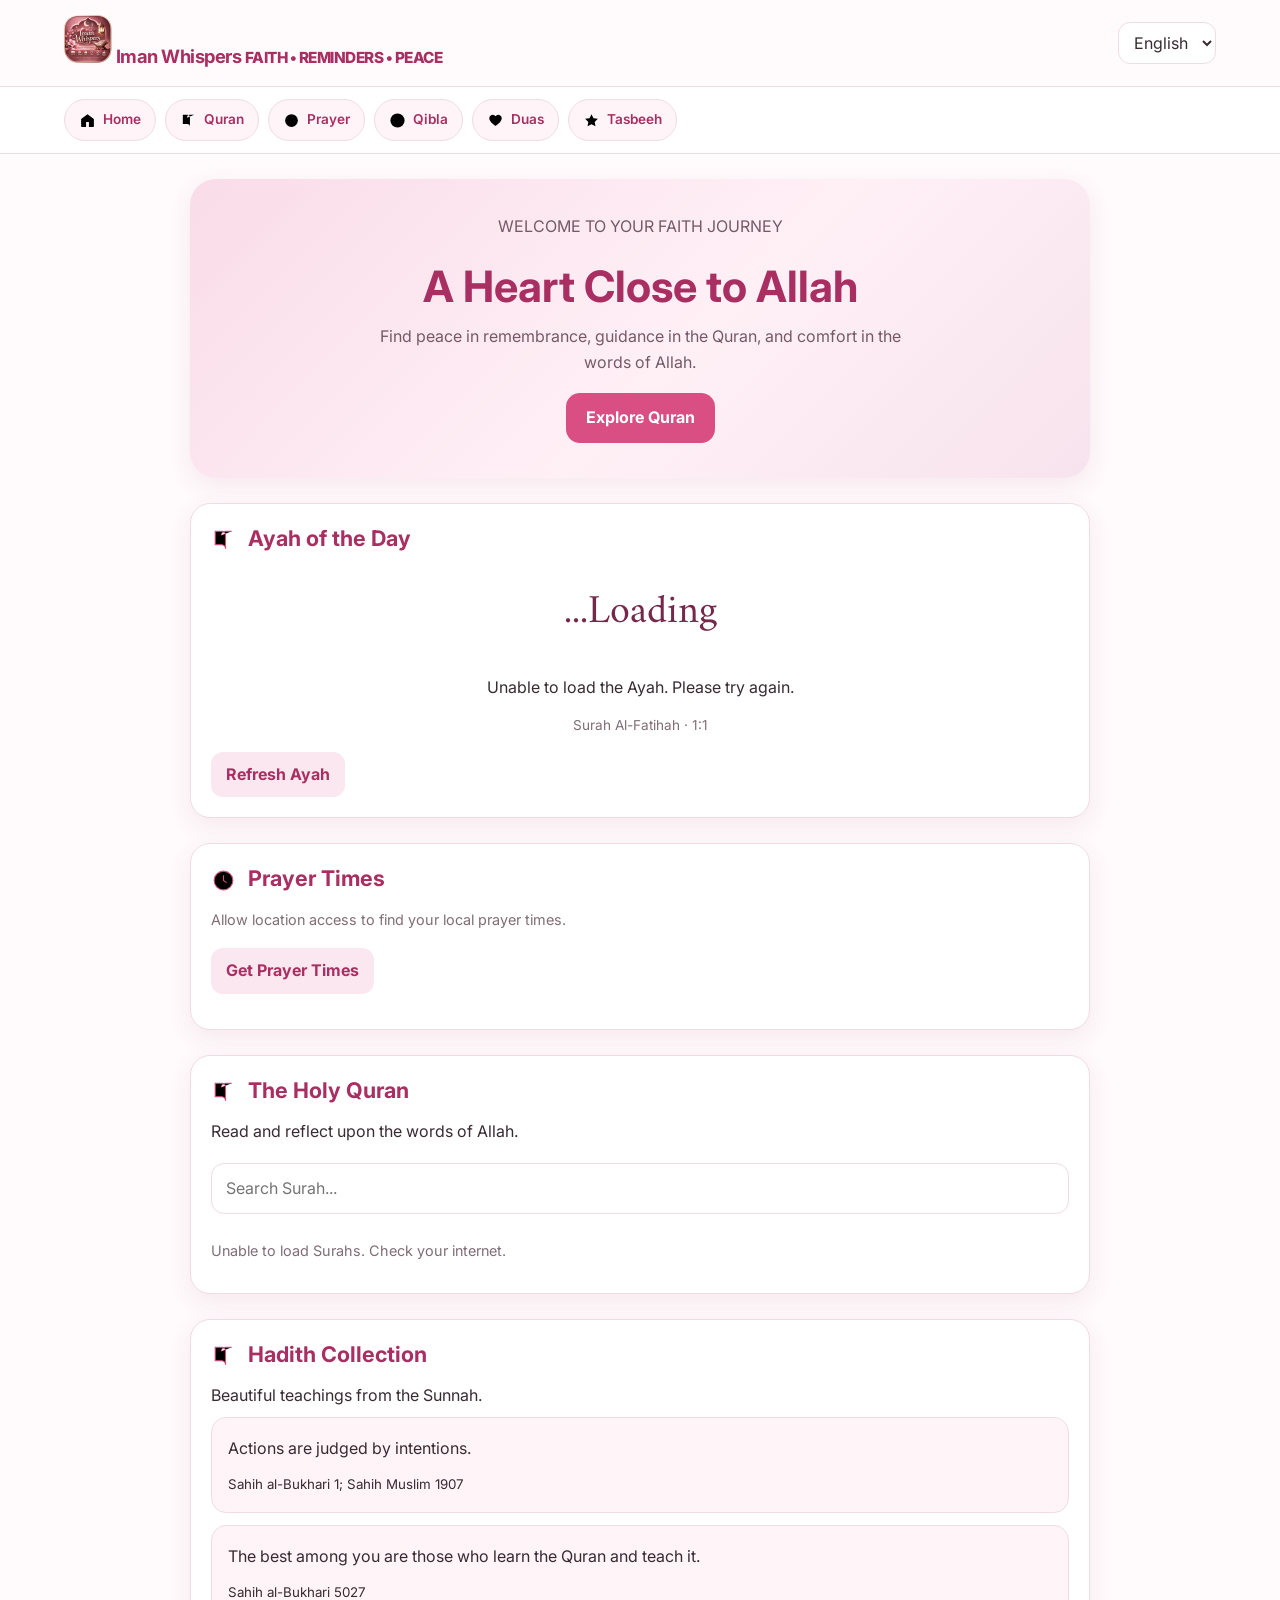
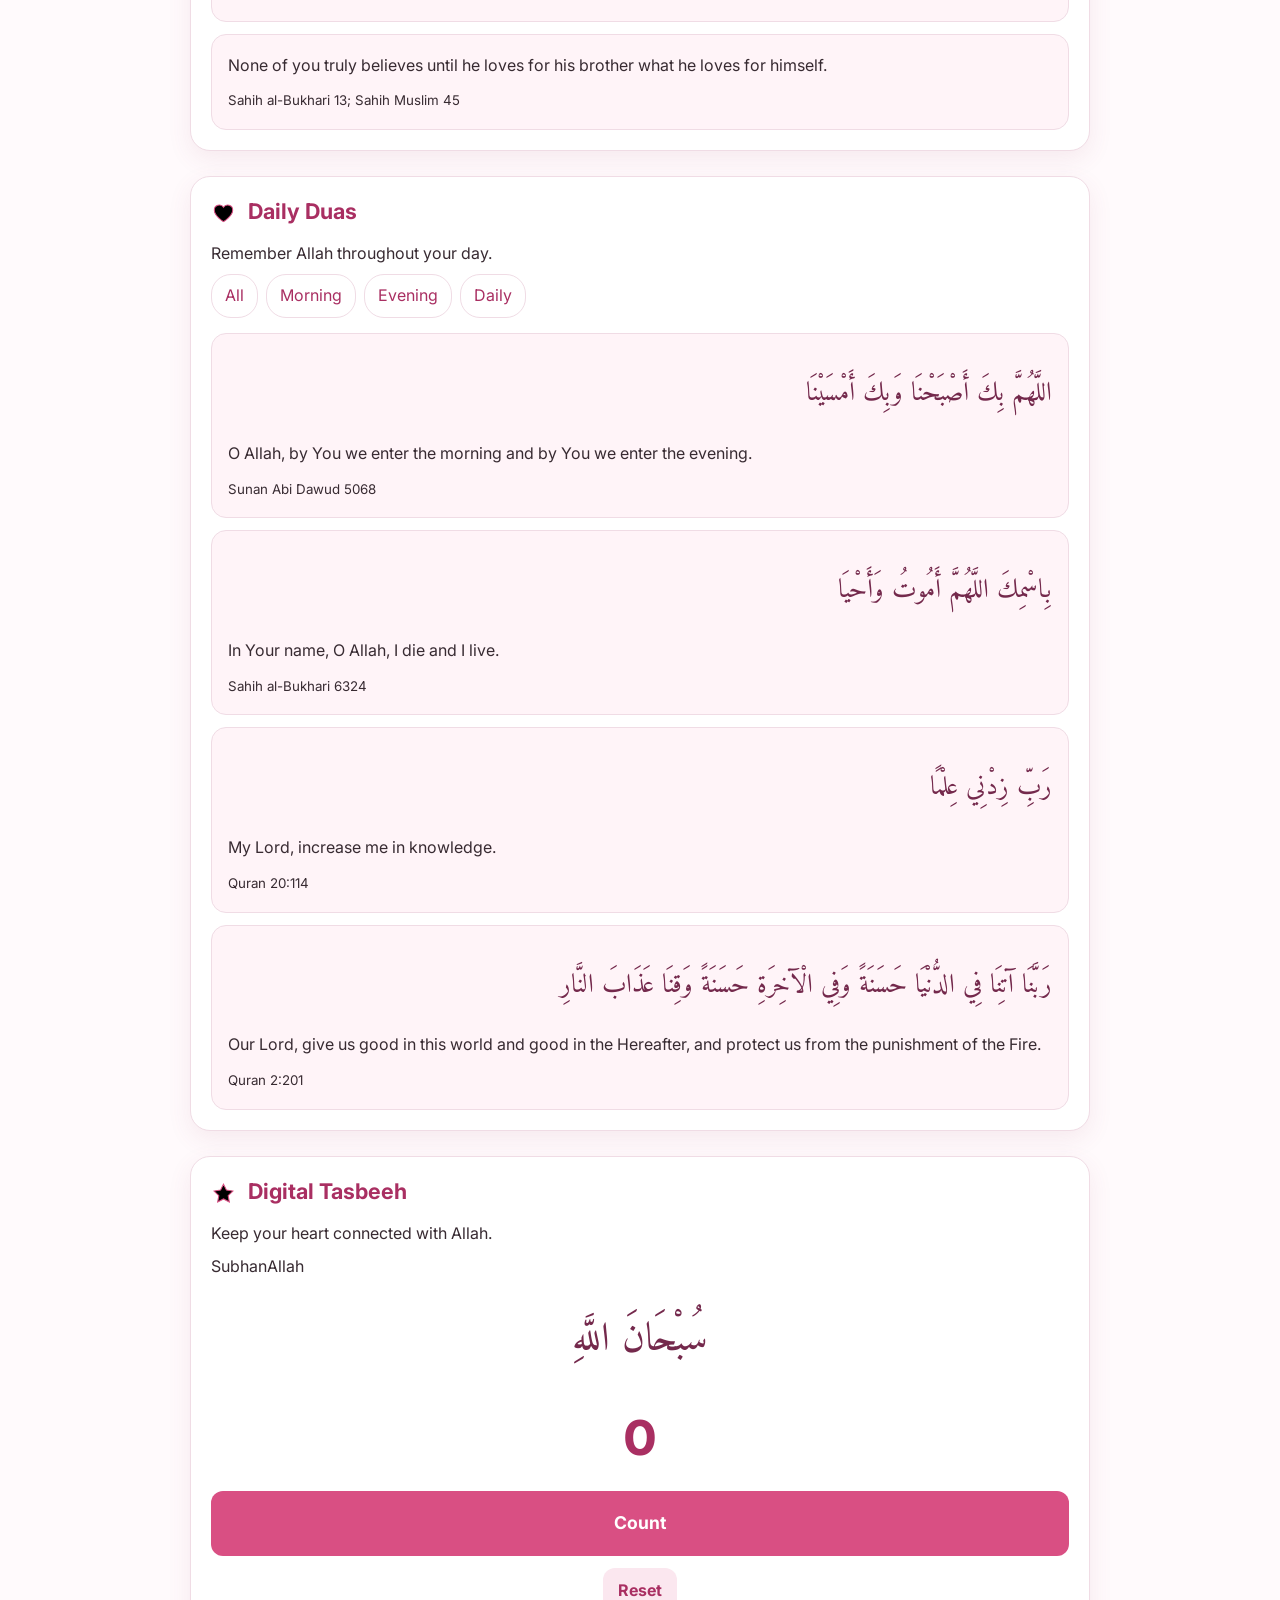
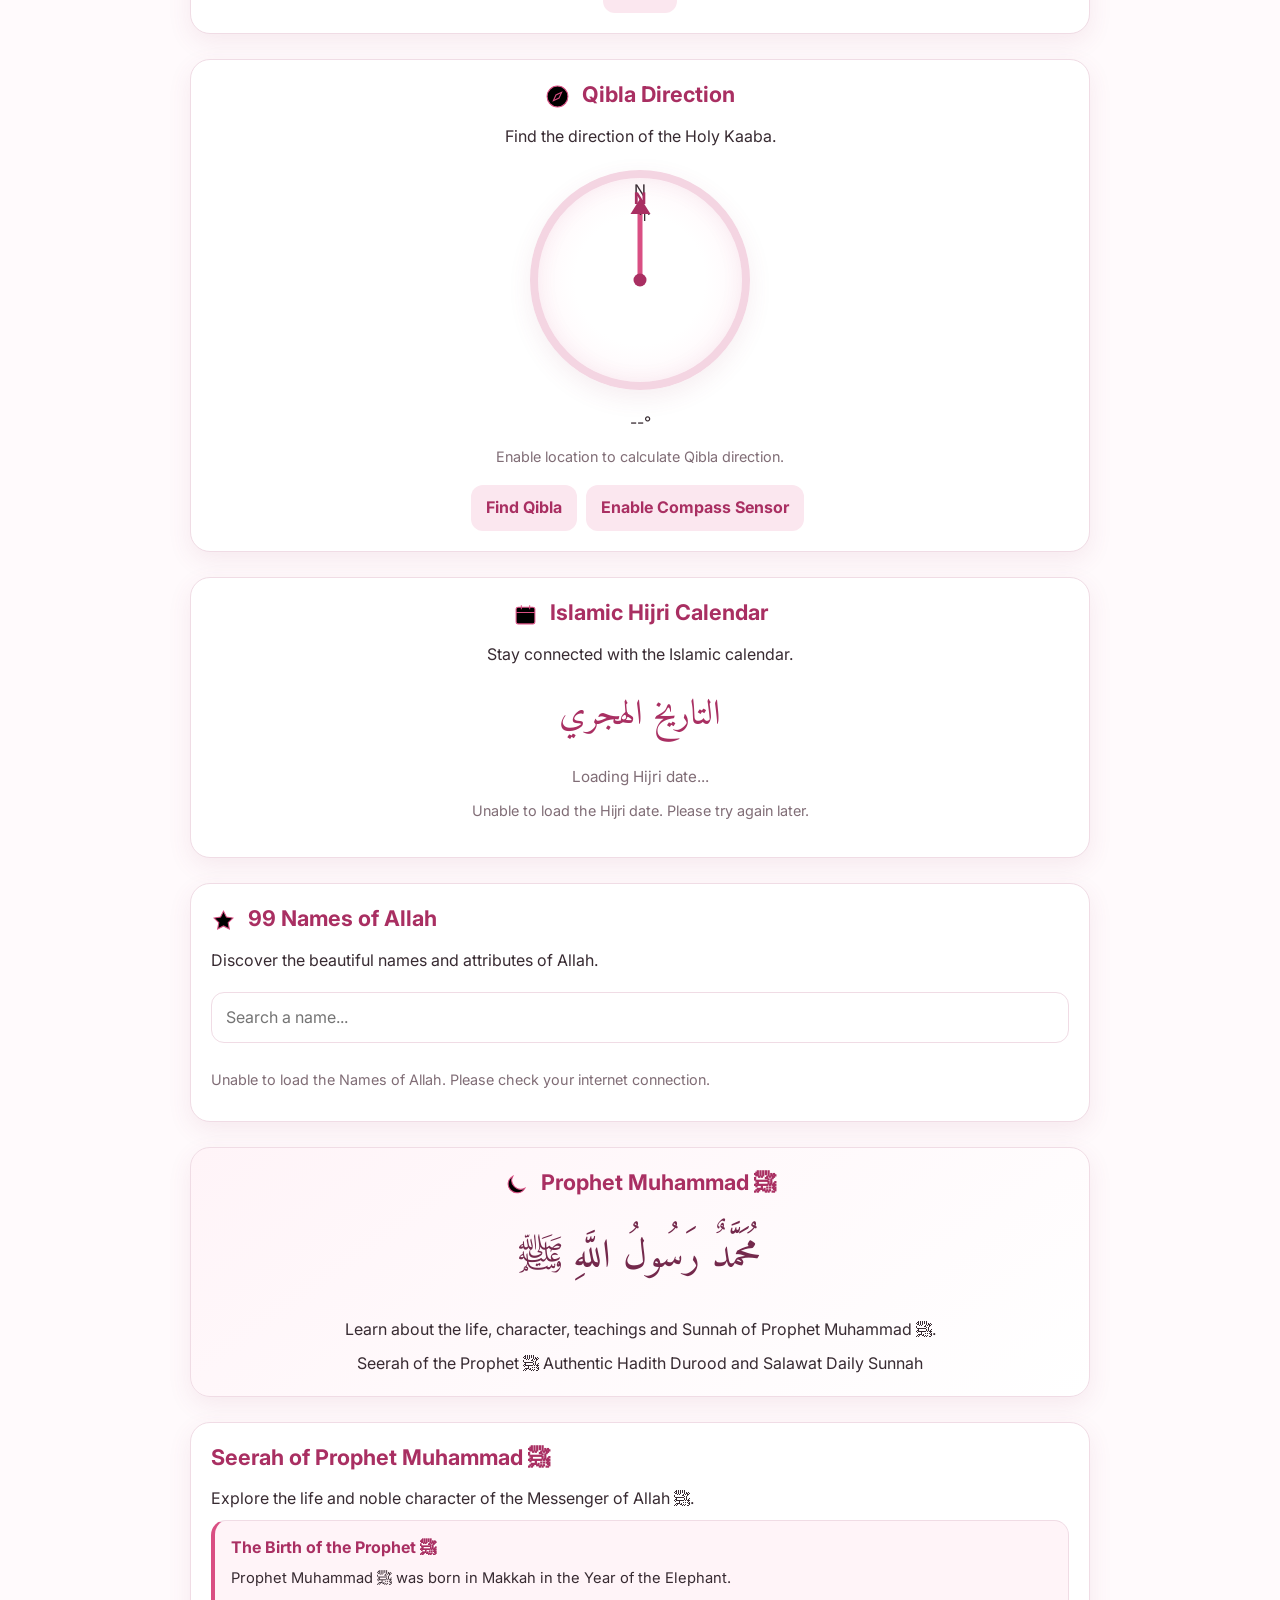
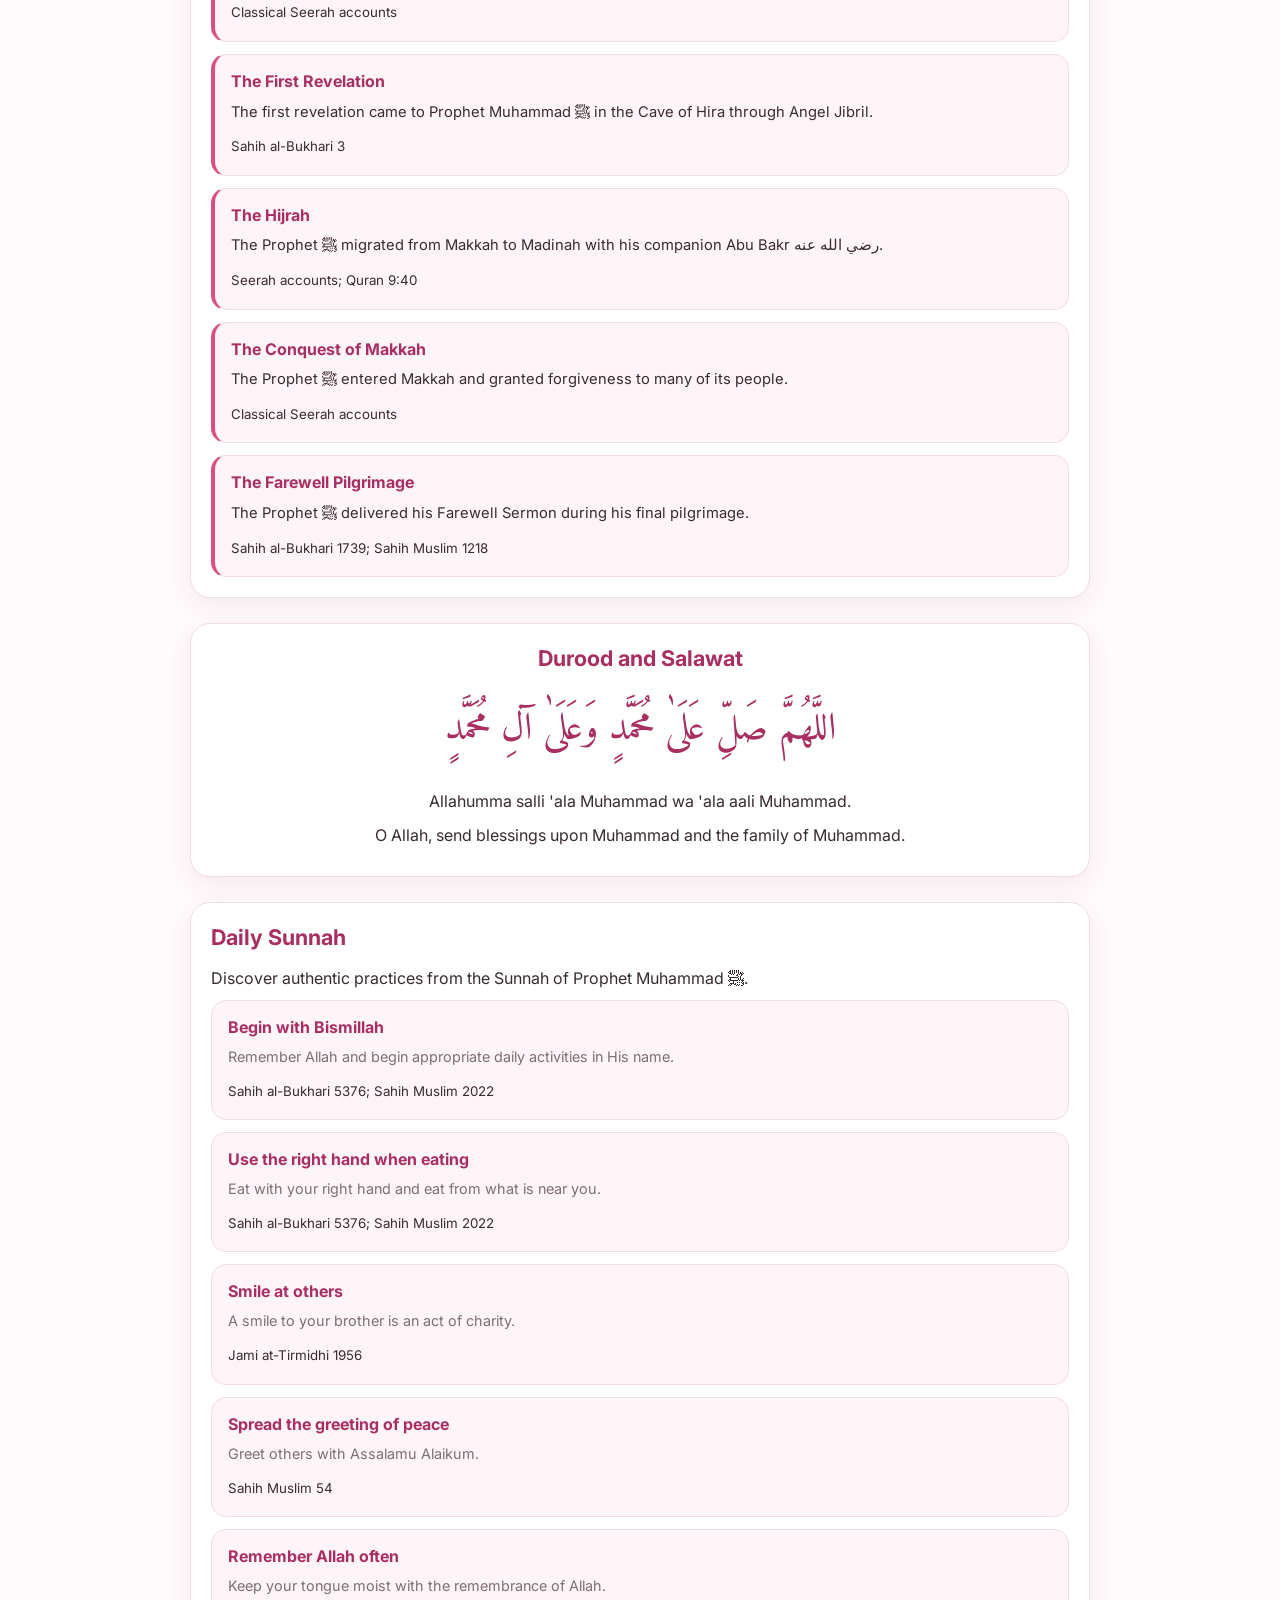
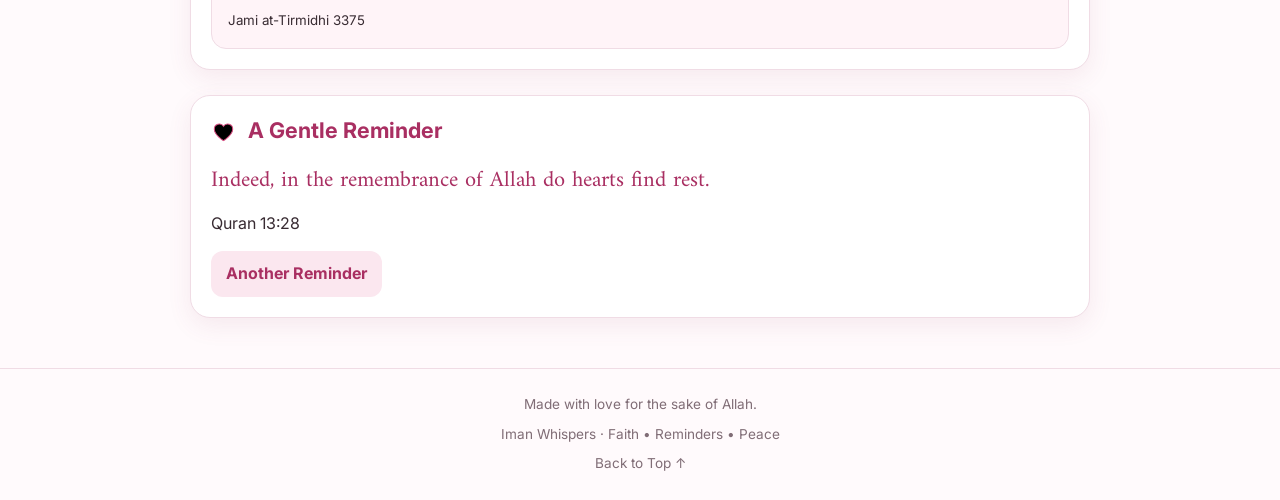
<file: index.html>
<!DOCTYPE html>
<html lang="en">
<head>
  <meta charset="UTF-8">
  <meta name="viewport" content="width=device-width, initial-scale=1.0">
  <meta name="theme-color" content="#b85c83">
  <meta name="description" content="Iman Whispers Companion — Quran, prayer times, Qibla, duas, Hadith and Islamic reminders.">

  <title>Iman Whispers Companion</title>

  <link rel="manifest" href="./manifest.webmanifest">
  <link rel="icon" href="./iman-whispers-icon-192(3).png">
  <link rel="stylesheet" href="./style.css">

  <script src="./script.js" defer></script>
</head>

<body>

  <!-- ICON LIBRARY -->
  <svg xmlns="http://www.w3.org/2000/svg" style="display:none">
    <symbol id="i-home" viewBox="0 0 24 24">
      <path d="m3 10 9-7 9 7v10a1 1 0 0 1-1 1h-6v-7h-4v7H4a1 1 0 0 1-1-1z"/>
    </symbol>
    <symbol id="i-book" viewBox="0 0 24 24">
      <path d="M4 4h6a4 4 0 0 1 4 4v13a4 4 0 0 0-4-4H4zM20 4h-6a4 4 0 0 0-4 4"/>
    </symbol>
    <symbol id="i-moon" viewBox="0 0 24 24">
      <path d="M20 15.5A8.5 8.5 0 0 1 8.5 4 8.5 8.5 0 1 0 20 15.5Z"/>
    </symbol>
    <symbol id="i-clock" viewBox="0 0 24 24">
      <circle cx="12" cy="12" r="9"/>
      <path d="M12 7v5l3 2"/>
    </symbol>
    <symbol id="i-compass" viewBox="0 0 24 24">
      <circle cx="12" cy="12" r="10"/>
      <path d="m16 8-2.5 5.5L8 16l2.5-5.5z"/>
    </symbol>
    <symbol id="i-heart" viewBox="0 0 24 24">
      <path d="M20.8 8.8c0 5.5-8.8 11-8.8 11s-8.8-5.5-8.8-11A4.8 4.8 0 0 1 12 6a4.8 4.8 0 0 1 8.8 2.8Z"/>
    </symbol>
    <symbol id="i-calendar" viewBox="0 0 24 24">
      <rect x="3" y="5" width="18" height="16" rx="2"/>
      <path d="M16 3v4M8 3v4M3 10h18"/>
    </symbol>
    <symbol id="i-star" viewBox="0 0 24 24">
      <path d="m12 3 2.8 5.7 6.2.9-4.5 4.4 1.1 6.2-5.6-3-5.6 3 1.1-6.2L3 9.6l6.2-.9z"/>
    </symbol>
    <symbol id="i-settings" viewBox="0 0 24 24">
      <circle cx="12" cy="12" r="3"/>
      <path d="m19.4 15 .1.1 1.4 1.1-1.5 2.6-1.7-.6a8 8 0 0 1-1.5.9l-.3 1.8h-3l-.3-1.8a8 8 0 0 1-1.5-.9l-1.7.6-1.5-2.6 1.4-1.1a8 8 0 0 1 0-1.8l-1.4-1.1 1.5-2.6 1.7.6a8 8 0 0 1 1.5-.9l.3-1.8h3l.3 1.8a8 8 0 0 1 1.5.9l1.7-.6 1.5 2.6-1.4 1.1a8 8 0 0 1 0 1.7Z"/>
    </symbol>
  </svg>

  <!-- HEADER -->
  <header class="header">
    <a href="#home" class="brand">
      <img src="./iman-whispers-icon-192(3).png"
           alt="Iman Whispers logo" width="48" height="48">
      <span>
        <strong>Iman Whispers</strong>
        <small>FAITH • REMINDERS • PEACE</small>
      </span>
    </a>

    <div class="header-actions">
      <select id="languageSelect" aria-label="Choose app language">
        <option value="en">English</option>
        <option value="ur">اردو</option>
        <option value="ar">العربية</option>
      </select>

      <button id="installBtn" type="button" hidden>
        Install App
      </button>
    </div>
  </header>

  <!-- MAIN NAVIGATION -->
  <nav class="main-nav" aria-label="Main navigation">
    <a href="#home"><svg><use href="#i-home"/></svg>Home</a>
    <a href="#quran"><svg><use href="#i-book"/></svg>Quran</a>
    <a href="#prayerTimes"><svg><use href="#i-clock"/></svg>Prayer</a>
    <a href="#qibla"><svg><use href="#i-compass"/></svg>Qibla</a>
    <a href="#duas"><svg><use href="#i-heart"/></svg>Duas</a>
    <a href="#tasbeeh"><svg><use href="#i-star"/></svg>Tasbeeh</a>
  </nav>

  <main id="home">

    <!-- HERO -->
    <section class="hero">
      <p class="eyebrow">WELCOME TO YOUR FAITH JOURNEY</p>
      <h1>A Heart Close to Allah</h1>
      <p>
        Find peace in remembrance, guidance in the Quran,
        and comfort in the words of Allah.
      </p>
      <a href="#quran" class="primary-btn">Explore Quran</a>
    </section>

    <!-- DAILY AYAH -->
    <section class="feature" id="dailyAyah">
      <h2><svg class="section-icon"><use href="#i-book"/></svg> Ayah of the Day</h2>

      <p id="ayahArabic" class="arabic" lang="ar" dir="rtl">
        بِسْمِ اللَّهِ الرَّحْمَٰنِ الرَّحِيمِ
      </p>

      <p id="ayahTranslation">
        In the name of Allah, the Most Compassionate, the Most Merciful.
      </p>

      <p id="ayahRef" class="reference">Surah Al-Fatihah · 1:1</p>
      <button id="newAyah" type="button">Refresh Ayah</button>
    </section>

    <!-- PRAYER TIMES -->
    <section class="feature prayers" id="prayerTimes">
      <h2><svg class="section-icon"><use href="#i-clock"/></svg> Prayer Times</h2>

      <p id="prayerStatus" role="status">
        Allow location access to find your local prayer times.
      </p>

      <button id="getPrayer" type="button">Get Prayer Times</button>
      <div id="prayerGrid" class="prayer-grid"></div>
    </section>

    <!-- QURAN -->
    <section class="feature" id="quran">
      <h2><svg class="section-icon"><use href="#i-book"/></svg> The Holy Quran</h2>
      <p>Read and reflect upon the words of Allah.</p>

      <input id="surahSearch" type="search"
             placeholder="Search Surah..." aria-label="Search Surah">

      <p id="quranStatus" role="status">Loading Surahs...</p>
      <div id="surahList"></div>

      <!-- QURAN READER -->
      <div id="reader" hidden>
        <button id="backSurahs" type="button">← Back to Surahs</button>
        <h3 id="surahTitle"></h3>

        <div class="translation-control">
          <label for="translation">Choose your translation language:</label>

          <select id="translation" aria-label="Quran translation language">
            <option value="en.sahih">English — Sahih International</option>
            <option value="ur.jalandhry">Urdu — Fateh Muhammad Jalandhry</option>
            <option value="bn.bengali">Bengali — Muhiuddin Khan</option>
            <option value="fr.hamidullah">French — Muhammad Hamidullah</option>
            <option value="id.indonesian">Indonesian</option>
            <option value="tr.diyanet">Turkish — Diyanet</option>
            <option value="es.cortes">Spanish — Julio Cortes</option>
          </select>

          <p class="translation-note">
            The original Arabic Quran will always remain visible
            alongside your selected translation.
          </p>
        </div>

        <div id="ayahList"></div>
      </div>
    </section>

    <!-- HADITH -->
    <section class="feature" id="hadith">
      <h2><svg class="section-icon"><use href="#i-book"/></svg> Hadith Collection</h2>
      <p>Beautiful teachings from the Sunnah.</p>
      <div id="hadithList"></div>
    </section>

    <!-- DAILY DUAS -->
    <section class="feature" id="duas">
      <h2><svg class="section-icon"><use href="#i-heart"/></svg> Daily Duas</h2>
      <p>Remember Allah throughout your day.</p>

      <div class="dua-filters">
        <button type="button" data-filter="all">All</button>
        <button type="button" data-filter="morning">Morning</button>
        <button type="button" data-filter="evening">Evening</button>
        <button type="button" data-filter="daily">Daily</button>
      </div>

      <div id="duaList"></div>
    </section>

    <!-- DIGITAL TASBEEH -->
    <section class="feature" id="tasbeeh">
      <h2><svg class="section-icon"><use href="#i-star"/></svg> Digital Tasbeeh</h2>
      <p>Keep your heart connected with Allah.</p>

      <p id="dhikr" class="dhikr">SubhanAllah</p>
      <p id="dhikrArabic" class="arabic" lang="ar" dir="rtl">
        سُبْحَانَ اللَّهِ
      </p>

      <div id="count" class="count" aria-live="polite">0</div>

      <button id="countBtn" type="button">Count</button>
      <button id="resetBtn" type="button">Reset</button>
    </section>

    <!-- QIBLA COMPASS -->
    <section class="feature" id="qibla">
      <h2><svg class="section-icon"><use href="#i-compass"/></svg> Qibla Direction</h2>
      <p>Find the direction of the Holy Kaaba.</p>

      <div id="compass" class="compass" aria-label="Qibla compass">
        <span>N</span>
        <span class="compass-arrow">↑</span>
      </div>

      <p id="qiblaDegrees">--°</p>

      <p id="qiblaStatus" role="status">
        Enable location to calculate Qibla direction.
      </p>

      <button id="qiblaBtn" type="button">Find Qibla</button>
      <button id="sensorBtn" type="button">Enable Compass Sensor</button>
    </section>

    <!-- HIJRI CALENDAR -->
    <section class="feature" id="hijriCalendar">
      <h2><svg class="section-icon"><use href="#i-calendar"/></svg> Islamic Hijri Calendar</h2>

      <p>Stay connected with the Islamic calendar.</p>

      <div class="hijri-display">
        <p id="hijriDate" class="arabic" lang="ar" dir="rtl">
          التاريخ الهجري
        </p>
        <p id="hijriDateEnglish">Loading Hijri date...</p>
        <p id="hijriStatus" role="status">
          Your Islamic date will appear here.
        </p>
      </div>

      <div id="hijriEvents"></div>
    </section>

    <!-- 99 NAMES OF ALLAH -->
    <section class="feature" id="namesAllah">
      <h2><svg class="section-icon"><use href="#i-star"/></svg> 99 Names of Allah</h2>

      <p>Discover the beautiful names and attributes of Allah.</p>

      <input id="namesSearch" type="search"
             placeholder="Search a name..." aria-label="Search Names of Allah">

      <p id="namesStatus" role="status">Loading the beautiful names...</p>
      <div id="namesList"></div>
    </section>

    <!-- PROPHET MUHAMMAD ﷺ -->
    <section class="feature" id="prophet">
      <h2><svg class="section-icon"><use href="#i-moon"/></svg> Prophet Muhammad ﷺ</h2>

      <p class="arabic" lang="ar" dir="rtl">
        مُحَمَّدٌ رَسُولُ اللَّهِ ﷺ
      </p>

      <p>
        Learn about the life, character, teachings and Sunnah
        of Prophet Muhammad ﷺ.
      </p>

      <div class="prophet-links">
        <a href="#seerah">Seerah of the Prophet ﷺ</a>
        <a href="#hadith">Authentic Hadith</a>
        <a href="#salawat">Durood and Salawat</a>
        <a href="#sunnah">Daily Sunnah</a>
      </div>
    </section>

    <!-- SEERAH -->
    <section class="feature" id="seerah">
      <h2>Seerah of Prophet Muhammad ﷺ</h2>
      <p>Explore the life and noble character of the Messenger of Allah ﷺ.</p>
      <div id="seerahList"></div>
    </section>

    <!-- DUROOD AND SALAWAT -->
    <section class="feature" id="salawat">
      <h2>Durood and Salawat</h2>

      <p class="arabic" lang="ar" dir="rtl">
        اللَّهُمَّ صَلِّ عَلَىٰ مُحَمَّدٍ وَعَلَىٰ آلِ مُحَمَّدٍ
      </p>

      <p>Allahumma salli 'ala Muhammad wa 'ala aali Muhammad.</p>
      <p>O Allah, send blessings upon Muhammad and the family of Muhammad.</p>
    </section>

    <!-- SUNNAH -->
    <section class="feature" id="sunnah">
      <h2>Daily Sunnah</h2>
      <p>Discover authentic practices from the Sunnah of Prophet Muhammad ﷺ.</p>
      <div id="sunnahList"></div>
    </section>

    <!-- REMINDERS -->
    <section class="feature" id="reminders">
      <h2><svg class="section-icon"><use href="#i-heart"/></svg> A Gentle Reminder</h2>

      <p id="reminderText">
        Indeed, in the remembrance of Allah do hearts find rest.
      </p>

      <p id="reminderRef">Quran · Surah Ar-Ra'd 13:28</p>
      <button id="nextReminder" type="button">Another Reminder</button>
    </section>

  </main>

  <!-- FOOTER -->
  <footer class="footer">
    <p>Made with love for the sake of Allah.</p>
    <p>Iman Whispers · Faith • Reminders • Peace</p>
    <a href="#home">Back to Top ↑</a>
  </footer>

</body>
</html>
</file>
<file: style.css>
@import url('https://fonts.googleapis.com/css2?family=Amiri:wght@400;700&family=Inter:wght@400;500;600;700;800&family=Noto+Naskh+Arabic:wght@400;500;600;700&display=swap');

:root {
  --pink: #d94f83;
  --pink-dark: #a92f62;
  --pink-light: #fbe7ef;
  --pink-soft: #fff4f8;
  --rose: #f5c5d7;
  --cream: #fffafc;
  --white: #ffffff;
  --text: #382b32;
  --muted: #806d76;
  --border: #f0dce5;
  --shadow: 0 8px 25px rgba(151, 65, 101, 0.09);
  --radius: 20px;
}

* {
  box-sizing: border-box;
  margin: 0;
  padding: 0;
}

html {
  scroll-behavior: smooth;
}

body {
  font-family: 'Inter', sans-serif;
  background: var(--cream);
  color: var(--text);
  line-height: 1.6;
  min-height: 100vh;
}

button,
input,
select {
  font: inherit;
}

button {
  cursor: pointer;
}

a {
  color: inherit;
  text-decoration: none;
}

header,
.header {
  width: 100%;
  padding: 15px 5%;
  display: flex;
  align-items: center;
  justify-content: space-between;
  gap: 12px;
  background: rgba(255, 250, 252, 0.96);
  border-bottom: 1px solid var(--border);
  position: sticky;
  top: 0;
  z-index: 50;
  backdrop-filter: blur(12px);
}

.brand {
  color: var(--pink-dark);
  font-weight: 800;
  font-size: 1.15rem;
  letter-spacing: -0.5px;
}

.header-actions {
  display: flex;
  align-items: center;
  gap: 8px;
}

#languageSelect,
#translation {
  border: 1px solid var(--border);
  background: var(--white);
  color: var(--text);
  border-radius: 12px;
  padding: 9px 11px;
  max-width: 155px;
  outline: none;
}

#installBtn {
  border: 0;
  border-radius: 12px;
  padding: 10px 14px;
  background: var(--pink);
  color: white;
  font-weight: 700;
}

main {
  width: min(100% - 30px, 900px);
  margin: 25px auto 50px;
}

section {
  margin: 25px 0;
  scroll-margin-top: 85px;
}

h1,
h2,
h3 {
  line-height: 1.3;
}

h2 {
  font-size: 1.35rem;
  margin-bottom: 15px;
  color: var(--pink-dark);
}

p {
  margin-bottom: 8px;
}

/* Hero */

.hero {
  padding: 35px 24px;
  border-radius: 26px;
  background: linear-gradient(135deg, #f9dce8, #fff0f6 55%, #f7e3ed);
  text-align: center;
  box-shadow: var(--shadow);
}

.hero h1 {
  color: var(--pink-dark);
  font-size: clamp(1.8rem, 6vw, 2.7rem);
  margin-bottom: 10px;
}

.hero p {
  color: #765968;
  max-width: 540px;
  margin: 0 auto 18px;
}

.primary-btn,
button.primary-btn {
  display: inline-block;
  border: 0;
  border-radius: 14px;
  padding: 12px 20px;
  background: var(--pink);
  color: white;
  font-weight: 700;
  transition: 0.2s ease;
}

.primary-btn:hover,
button.primary-btn:hover {
  background: var(--pink-dark);
  transform: translateY(-1px);
}

/* General cards */

.card,
#dailyAyah,
#prayerTimes,
#quran,
#hadith,
#duas,
#tasbeeh,
#qibla,
#reminders,
#hijriCalendar,
#namesAllah,
#prophet,
#seerah,
#salawat,
#sunnah {
  background: var(--white);
  border: 1px solid var(--border);
  border-radius: var(--radius);
  padding: 20px;
  box-shadow: var(--shadow);
}

/* Icons */

svg {
  vertical-align: middle;
}

.section-icon {
  width: 25px;
  height: 25px;
  display: inline-block;
  vertical-align: middle;
  margin-right: 7px;
  color: var(--pink);
  stroke: currentColor;
}

.icon {
  width: 22px;
  height: 22px;
}

/* Navigation */

.main-nav {
  display: flex;
  gap: 9px;
  padding: 12px 5%;
  overflow-x: auto;
  scrollbar-width: thin;
  background: var(--white);
  border-bottom: 1px solid var(--border);
  position: relative;
  z-index: 20;
}

.main-nav a,
.main-nav button {
  flex: 0 0 auto;
  display: inline-flex;
  align-items: center;
  gap: 7px;
  border: 1px solid var(--border);
  border-radius: 30px;
  padding: 9px 14px;
  background: var(--pink-soft);
  color: var(--pink-dark);
  font-size: 0.85rem;
  font-weight: 600;
  transition: 0.2s ease;
}

.main-nav a:hover,
.main-nav button:hover {
  background: var(--pink-light);
  border-color: var(--rose);
}

.main-nav svg {
  width: 17px;
  height: 17px;
}

/* Quran Arabic */

#ayahArabic,
.ayah-arabic,
.arabic,
#dhikrArabic {
  font-family: 'Amiri', 'Noto Naskh Arabic', serif;
  font-size: clamp(1.8rem, 5vw, 2.5rem);
  line-height: 2.1;
  color: #74294c;
  text-align: center;
  direction: rtl;
  margin: 18px 0;
}

#ayahTranslation {
  font-size: 1rem;
  line-height: 1.9;
  color: var(--text);
  text-align: center;
}

#ayahRef {
  text-align: center;
  color: var(--muted);
  font-size: 0.85rem;
  margin-top: 12px;
}

/* Buttons */

#newAyah,
#nextReminder,
#getPrayer,
#qiblaBtn,
#sensorBtn,
#countBtn,
#resetBtn,
#backSurahs {
  border: 0;
  border-radius: 12px;
  padding: 10px 15px;
  margin: 7px 5px 0 0;
  background: var(--pink-light);
  color: var(--pink-dark);
  font-weight: 700;
}

#newAyah:hover,
#nextReminder:hover,
#getPrayer:hover,
#qiblaBtn:hover,
#sensorBtn:hover,
#countBtn:hover,
#resetBtn:hover,
#backSurahs:hover {
  background: var(--rose);
}

/* Prayer times */

#prayerStatus,
#quranStatus,
#qiblaStatus,
#namesStatus,
#hijriStatus {
  color: var(--muted);
  font-size: 0.9rem;
  margin: 10px 0;
}

#prayerGrid {
  display: grid;
  grid-template-columns: repeat(2, minmax(0, 1fr));
  gap: 10px;
  margin-top: 15px;
}

.prayer-card {
  padding: 15px;
  background: var(--pink-soft);
  border: 1px solid var(--border);
  border-radius: 15px;
  text-align: center;
}

.prayer-card h3 {
  color: var(--pink-dark);
  font-size: 0.95rem;
}

.prayer-card p {
  font-size: 1.15rem;
  font-weight: 700;
  margin: 5px 0 0;
}

/* Quran */

#surahSearch,
#namesSearch {
  width: 100%;
  border: 1px solid var(--border);
  background: var(--white);
  border-radius: 13px;
  padding: 12px 14px;
  margin: 10px 0 15px;
  outline-color: var(--pink);
}

#surahList {
  display: grid;
  grid-template-columns: repeat(2, minmax(0, 1fr));
  gap: 10px;
}

.surah-card {
  display: flex;
  align-items: center;
  gap: 10px;
  width: 100%;
  text-align: left;
  padding: 13px;
  border: 1px solid var(--border);
  border-radius: 14px;
  background: var(--pink-soft);
  color: var(--text);
  transition: 0.2s ease;
}

.surah-card:hover {
  background: var(--pink-light);
  border-color: var(--rose);
  transform: translateY(-2px);
}

.surah-number {
  min-width: 32px;
  height: 32px;
  display: grid;
  place-items: center;
  border-radius: 10px;
  background: var(--pink-light);
  color: var(--pink-dark);
  font-weight: 700;
}

.surah-name {
  font-weight: 700;
}

.surah-meta {
  color: var(--muted);
  font-size: 0.78rem;
}

#reader {
  margin-top: 18px;
}

#surahTitle {
  margin: 15px 0;
  color: var(--pink-dark);
  text-align: center;
}

#translation {
  width: 100%;
  max-width: 100%;
  margin: 10px 0 18px;
}

.ayah-card {
  padding: 20px 15px;
  margin: 13px 0;
  border: 1px solid var(--border);
  border-radius: 16px;
  background: #fffafd;
}

.ayah-card .arabic {
  display: block;
  font-size: clamp(1.9rem, 5vw, 2.5rem);
  line-height: 2.2;
  text-align: right;
  direction: rtl;
  margin: 0 0 15px;
  color: #61223f;
}

.ayah-card .translation {
  font-size: 0.98rem;
  line-height: 1.9;
  color: var(--text);
  border-top: 1px solid var(--border);
  padding-top: 13px;
}

.ayah-card .ayah-number {
  display: inline-block;
  font-size: 0.78rem;
  color: var(--pink-dark);
  background: var(--pink-light);
  border-radius: 20px;
  padding: 4px 10px;
  margin-top: 12px;
}

/* Hadith and duas */

#hadithList,
#duaList {
  display: grid;
  gap: 12px;
}

.hadith-card,
.dua-card {
  background: var(--pink-soft);
  border: 1px solid var(--border);
  padding: 16px;
  border-radius: 15px;
}

.hadith-card .arabic,
.dua-card .arabic {
  font-family: 'Amiri', 'Noto Naskh Arabic', serif;
  font-size: 1.65rem;
  line-height: 2;
  direction: rtl;
  text-align: right;
  color: #74294c;
}

.hadith-card p,
.dua-card p {
  line-height: 1.8;
}

.dua-filters {
  display: flex;
  flex-wrap: wrap;
  gap: 8px;
  margin-bottom: 15px;
}

.dua-filters button,
button[data-filter] {
  border: 1px solid var(--border);
  border-radius: 20px;
  padding: 8px 13px;
  background: white;
  color: var(--pink-dark);
}

.dua-filters button.active,
button[data-filter].active {
  background: var(--pink);
  color: white;
  border-color: var(--pink);
}

/* Tasbeeh */

#count {
  font-size: 3rem;
  font-weight: 800;
  color: var(--pink-dark);
  text-align: center;
  margin: 15px 0;
}

#countBtn {
  display: block;
  width: 100%;
  padding: 18px;
  background: var(--pink);
  color: white;
  font-size: 1.1rem;
}

#resetBtn {
  display: block;
  margin: 12px auto 0;
}

/* Qibla compass */

#qibla {
  text-align: center;
}

#compass {
  width: 220px;
  height: 220px;
  margin: 20px auto;
  border: 8px solid #f4d5e2;
  border-radius: 50%;
  background: radial-gradient(circle, #fff 45%, #fff1f6 100%);
  position: relative;
  box-shadow: inset 0 0 20px rgba(169, 47, 98, 0.08), var(--shadow);
}

#compass::before {
  content: "N";
  position: absolute;
  top: 8px;
  left: 50%;
  transform: translateX(-50%);
  color: var(--pink-dark);
  font-weight: 800;
}

.compass-arrow {
  position: absolute;
  width: 5px;
  height: 82px;
  background: var(--pink);
  top: 25px;
  left: 50%;
  transform-origin: 50% 85%;
  transform: translateX(-50%) rotate(0deg);
  border-radius: 8px;
  z-index: 2;
}

.compass-arrow::after {
  content: "";
  position: absolute;
  top: -5px;
  left: 50%;
  transform: translateX(-50%);
  border-left: 10px solid transparent;
  border-right: 10px solid transparent;
  border-bottom: 16px solid var(--pink-dark);
}

#compass::after {
  content: "";
  position: absolute;
  width: 13px;
  height: 13px;
  border-radius: 50%;
  background: var(--pink-dark);
  left: 50%;
  top: 50%;
  transform: translate(-50%, -50%);
  z-index: 3;
}

/* Reminders */

#reminderText {
  font-family: 'Amiri', 'Noto Naskh Arabic', serif;
  font-size: 1.4rem;
  line-height: 1.9;
  color: var(--pink-dark);
}

/* Hijri calendar */

#hijriCalendar {
  text-align: center;
}

#hijriDate {
  color: var(--pink-dark);
  font-size: clamp(1.6rem, 5vw, 2.2rem);
  margin: 12px 0;
}

#hijriDateEnglish {
  color: var(--muted);
  font-size: 0.95rem;
}

#hijriEvents {
  display: grid;
  gap: 10px;
  margin-top: 15px;
  text-align: left;
}

.hijri-event {
  padding: 13px 15px;
  border: 1px solid var(--border);
  border-radius: 14px;
  background: var(--pink-soft);
}

/* 99 Names of Allah */

#namesList {
  display: grid;
  grid-template-columns: repeat(2, minmax(0, 1fr));
  gap: 12px;
}

.name-card {
  padding: 17px 12px;
  background: linear-gradient(145deg, #fff4f8, #ffffff);
  border: 1px solid var(--border);
  border-radius: 16px;
  text-align: center;
  transition: 0.2s ease;
}

.name-card:hover {
  transform: translateY(-3px);
  border-color: var(--rose);
  box-shadow: var(--shadow);
}

.name-card .arabic {
  font-family: 'Amiri', 'Noto Naskh Arabic', serif;
  font-size: 2rem;
  line-height: 1.8;
  color: var(--pink-dark);
  direction: rtl;
}

.name-card h3 {
  color: var(--pink-dark);
  font-size: 0.95rem;
  margin: 5px 0;
}

.name-card p {
  color: var(--muted);
  font-size: 0.85rem;
}

.name-card .name-number {
  display: inline-block;
  background: var(--pink-light);
  color: var(--pink-dark);
  border-radius: 20px;
  padding: 3px 10px;
  font-size: 0.75rem;
  margin-bottom: 8px;
}

/* Prophet Muhammad ﷺ */

#prophet {
  text-align: center;
  background: linear-gradient(145deg, #fff4f8, #ffffff);
}

.prophet-title {
  color: var(--pink-dark);
  font-family: 'Amiri', serif;
  font-size: 2rem;
  margin: 10px 0;
}

.prophet-subtitle {
  color: var(--muted);
  font-size: 0.95rem;
  margin-bottom: 15px;
}

/* Seerah */

#seerahList {
  display: grid;
  gap: 12px;
}

.seerah-card {
  padding: 16px;
  background: var(--pink-soft);
  border: 1px solid var(--border);
  border-radius: 15px;
  border-left: 4px solid var(--pink);
}

.seerah-card h3 {
  color: var(--pink-dark);
  font-size: 1rem;
  margin-bottom: 7px;
}

.seerah-card p {
  color: var(--text);
  font-size: 0.92rem;
  line-height: 1.8;
}

/* Salawat */

#salawat {
  text-align: center;
}

#salawat .arabic {
  font-size: clamp(1.8rem, 5vw, 2.4rem);
  color: var(--pink-dark);
}

/* Sunnah */

#sunnahList {
  display: grid;
  gap: 12px;
}

.sunnah-card {
  padding: 16px;
  border: 1px solid var(--border);
  border-radius: 15px;
  background: var(--pink-soft);
}

.sunnah-card h3 {
  color: var(--pink-dark);
  font-size: 1rem;
  margin-bottom: 6px;
}

.sunnah-card p {
  color: var(--muted);
  font-size: 0.9rem;
  line-height: 1.8;
}

/* Footer */

footer,
.footer {
  padding: 25px 15px;
  text-align: center;
  color: var(--muted);
  font-size: 0.85rem;
  border-top: 1px solid var(--border);
}

/* RTL language support */

[dir="rtl"] body {
  direction: rtl;
}

[dir="rtl"] .surah-card {
  text-align: right;
}

[dir="rtl"] .header,
[dir="rtl"] header {
  flex-direction: row;
}

[dir="rtl"] .seerah-card {
  border-left: 1px solid var(--border);
  border-right: 4px solid var(--pink);
}

[dir="rtl"] #hijriEvents {
  text-align: right;
}

/* Accessibility */

button:focus-visible,
input:focus-visible,
select:focus-visible,
a:focus-visible {
  outline: 3px solid rgba(217, 79, 131, 0.35);
  outline-offset: 2px;
}

/* Mobile responsive */

@media (max-width: 600px) {
  header,
  .header {
    padding: 12px 4%;
    flex-wrap: wrap;
  }

  .brand {
    font-size: 1rem;
  }

  #languageSelect {
    max-width: 105px;
  }

  #installBtn {
    padding: 9px 10px;
    font-size: 0.85rem;
  }

  main {
    width: min(100% - 22px, 900px);
    margin-top: 16px;
  }

  .hero {
    padding: 28px 17px;
  }

  .hero h1 {
    font-size: 1.9rem;
  }

  section {
    margin: 17px 0;
  }

  .card,
  #dailyAyah,
  #prayerTimes,
  #quran,
  #hadith,
  #duas,
  #tasbeeh,
  #qibla,
  #reminders,
  #hijriCalendar,
  #namesAllah,
  #prophet,
  #seerah,
  #salawat,
  #sunnah {
    padding: 16px;
  }

  #surahList {
    grid-template-columns: 1fr;
  }

  #namesList {
    grid-template-columns: repeat(2, minmax(0, 1fr));
    gap: 8px;
  }

  .name-card {
    padding: 13px 8px;
  }

  .name-card .arabic {
    font-size: 1.7rem;
  }

  #prayerGrid {
    grid-template-columns: repeat(2, minmax(0, 1fr));
  }

  #compass {
    width: 200px;
    height: 200px;
  }

  .main-nav {
    padding: 10px 12px;
  }

  .main-nav a,
  .main-nav button {
    padding: 8px 11px;
    font-size: 0.8rem;
  }
}

@media (prefers-reduced-motion: reduce) {
  *,
  *::before,
  *::after {
    scroll-behavior: auto !important;
    transition-duration: 0.01ms !important;
    animation-duration: 0.01ms !important;
  }
}
</file>
